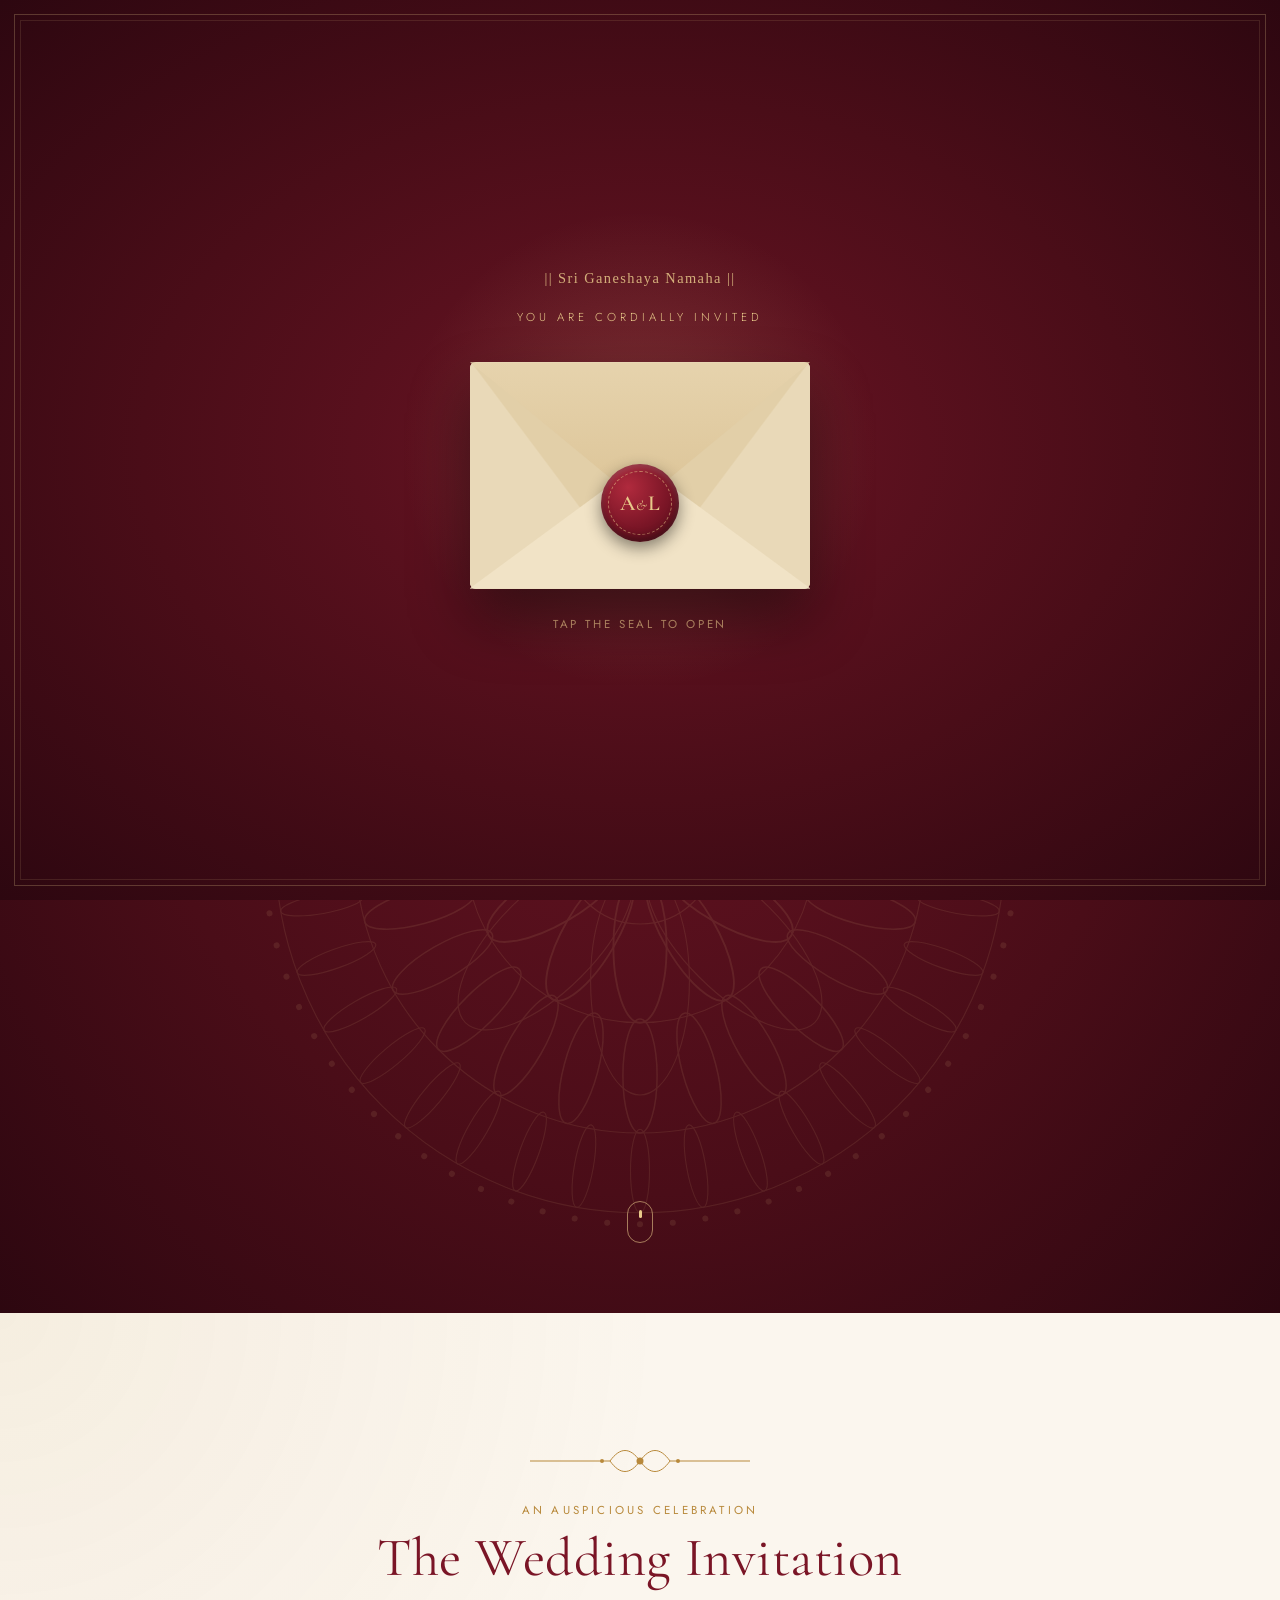
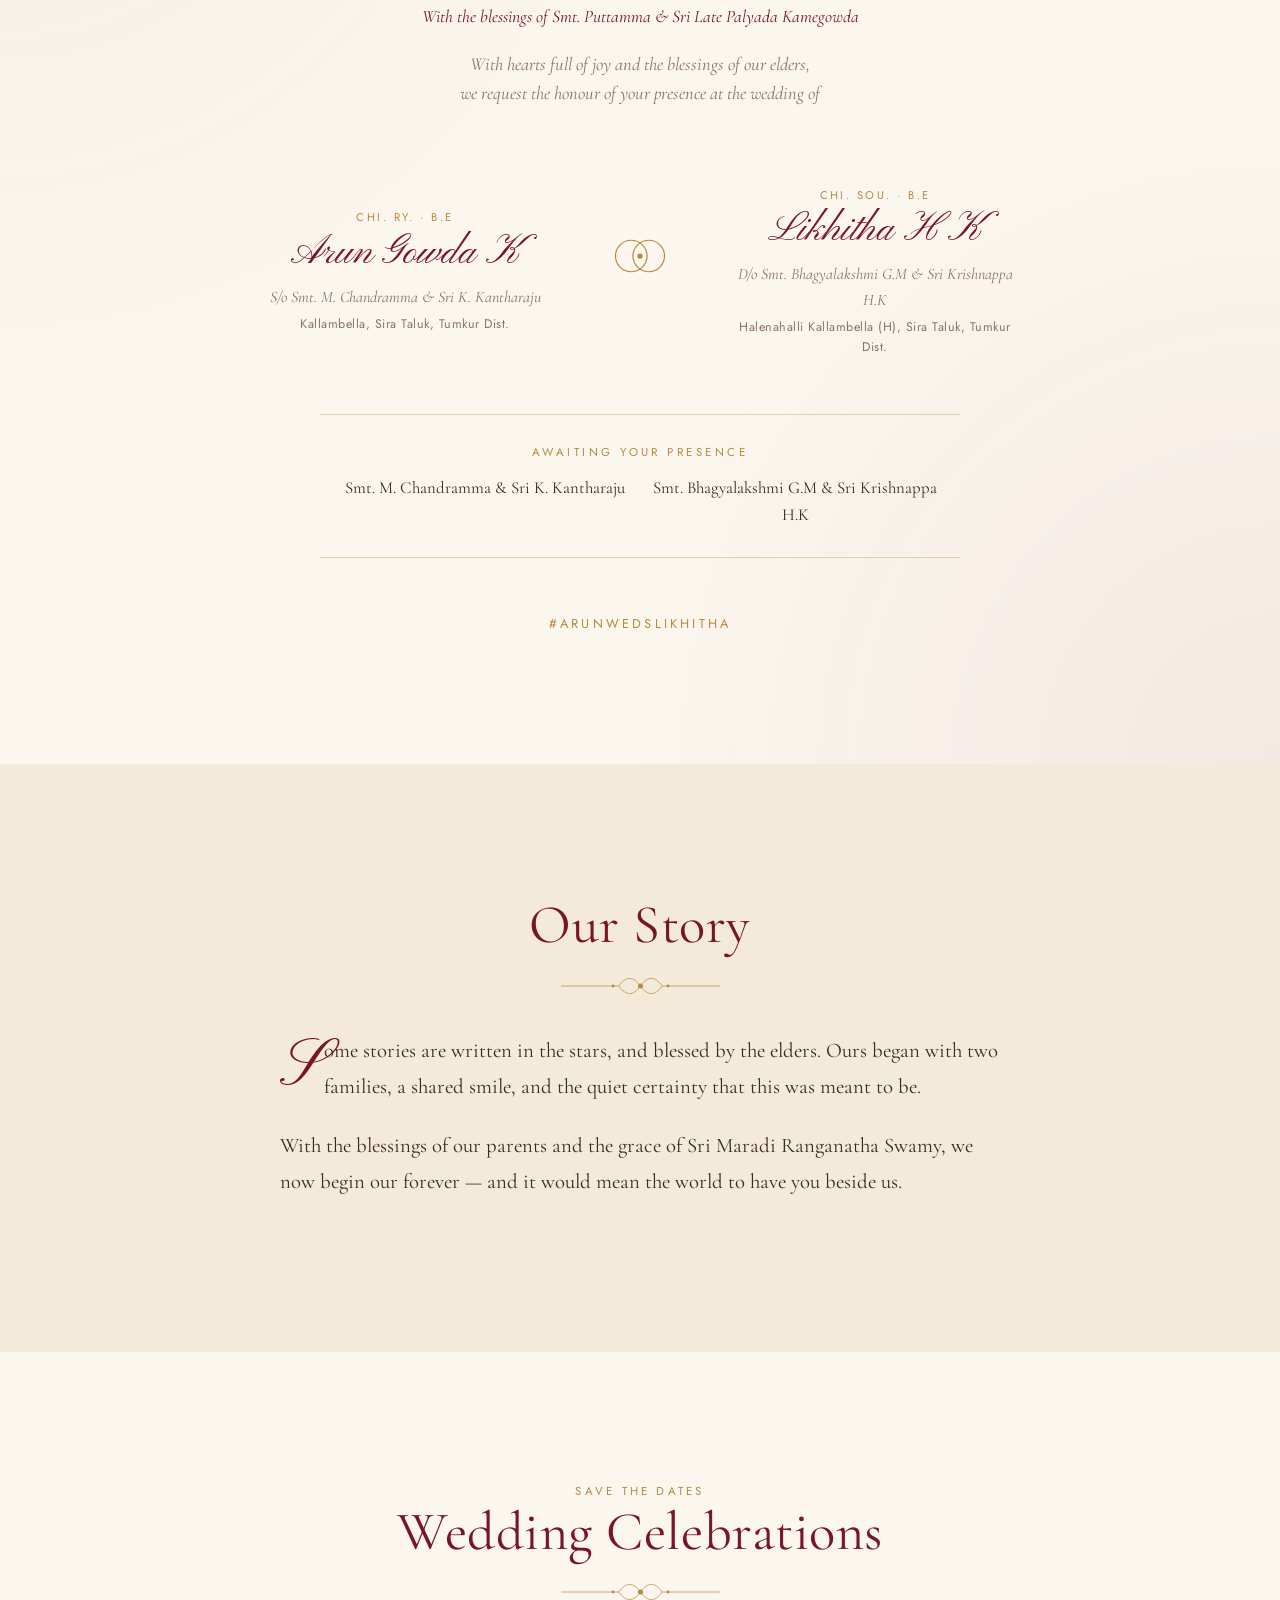
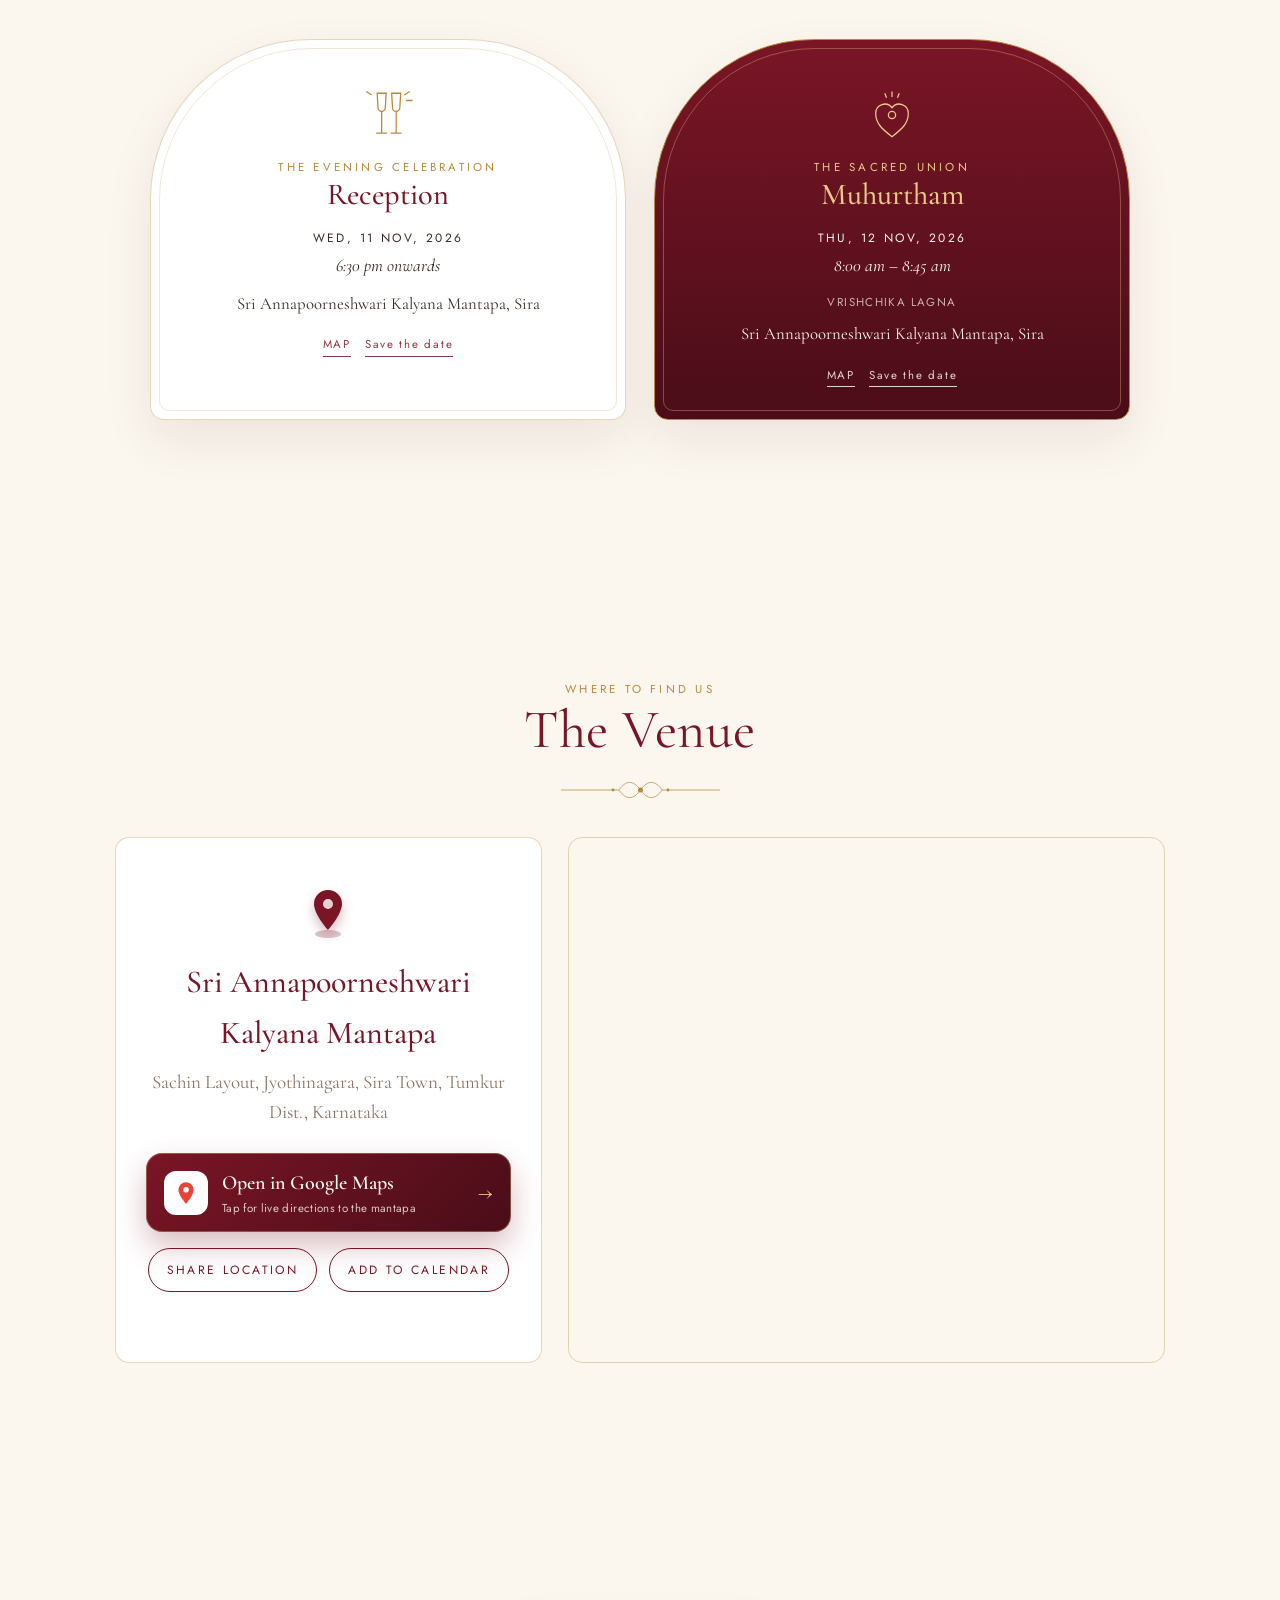
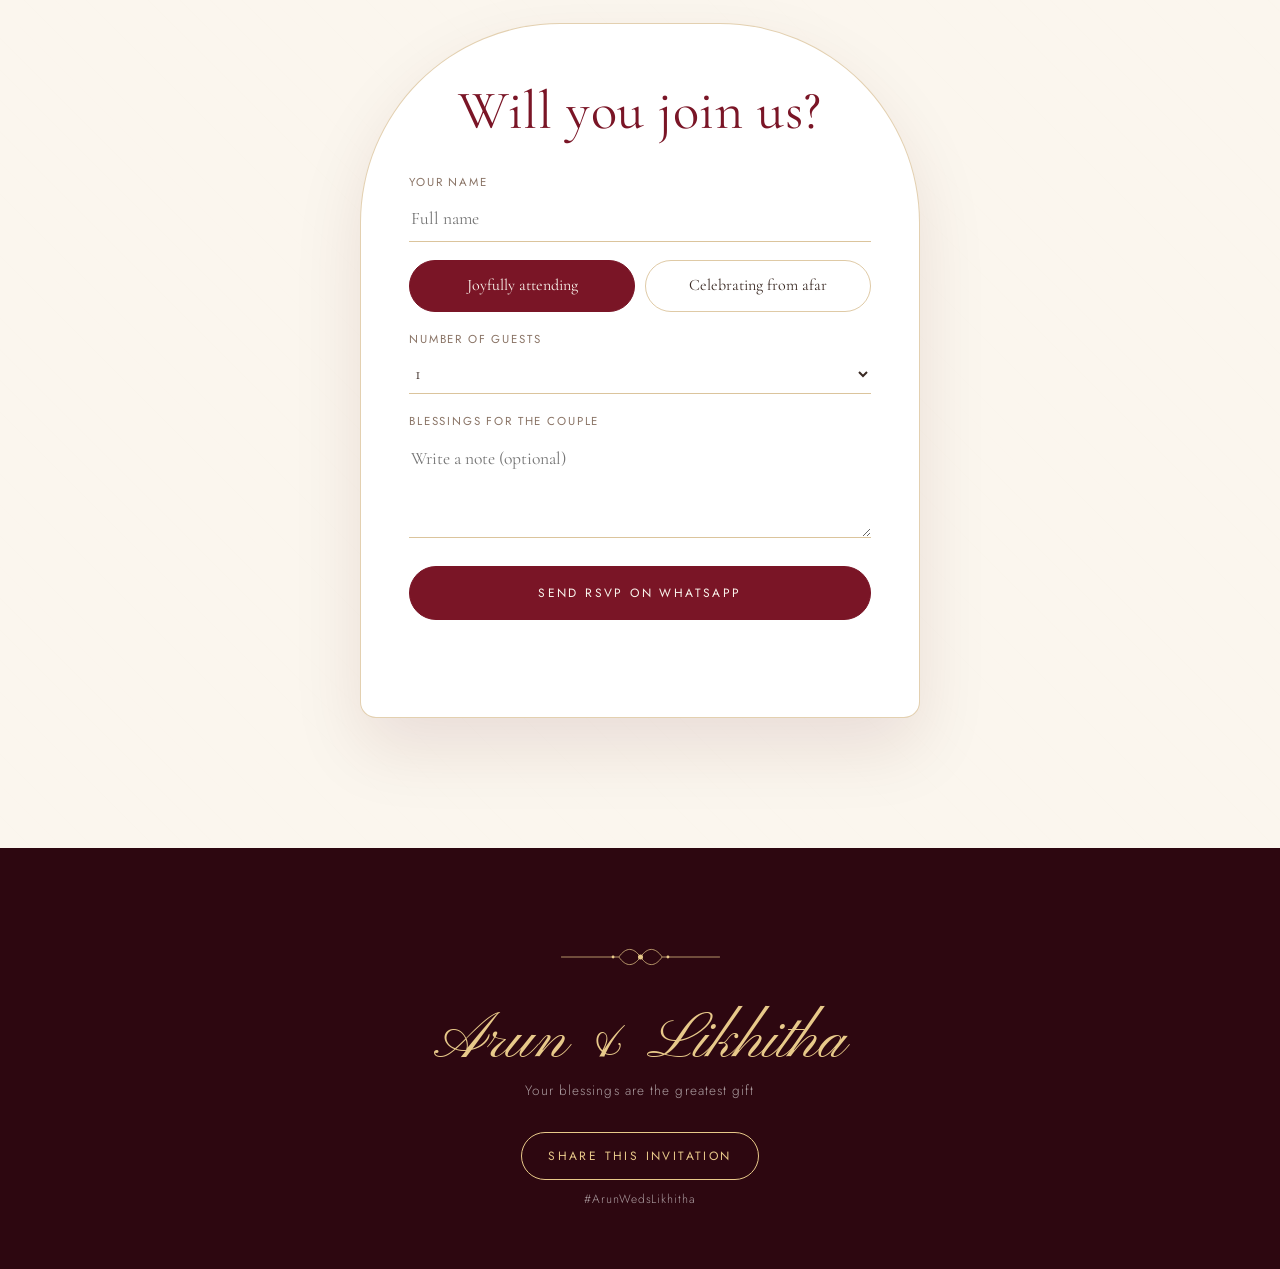
<file: index.html>
<!doctype html>
<html lang="en">
<head>
  <meta charset="utf-8" />
  <meta name="viewport" content="width=device-width, initial-scale=1, viewport-fit=cover" />
  <title>Arun & Likhitha — Wedding Invitation</title>
  <meta name="description" content="With the blessings of our families, Arun Gowda K & Likhitha H K invite you to celebrate their wedding." />
  <meta name="theme-color" content="#4a0d18" />
  <meta http-equiv="Cache-Control" content="no-cache, must-revalidate" />
  <!-- WhatsApp / social preview. Set og:image to an absolute URL once hosted. -->
  <meta property="og:title" content="Arun ❤ Likhitha — 12 November 2026, Sira" />
  <meta property="og:description" content="Join us as we begin our forever. Tap to open the invitation." />
  <meta property="og:type" content="website" />
  <meta property="og:image" content="https://vincentthrives.github.io/arun-weds-likhitha/share/og-cover.jpg" />
  <meta property="og:image:width" content="1200" />
  <meta property="og:image:height" content="630" />
  <meta name="twitter:card" content="summary_large_image" />
  <meta property="og:url" content="https://vincentthrives.github.io/arun-weds-likhitha/" />
  <link rel="icon" href="data:image/svg+xml,%3Csvg xmlns='http://www.w3.org/2000/svg' viewBox='0 0 64 64'%3E%3Ccircle cx='32' cy='32' r='30' fill='%237a1526'/%3E%3Ctext x='32' y='42' font-size='26' text-anchor='middle' fill='%23e8c98a' font-family='serif'%3EA%26L%3C/text%3E%3C/svg%3E" />
  <link rel="preconnect" href="https://fonts.googleapis.com" />
  <link rel="preconnect" href="https://fonts.gstatic.com" crossorigin />
  <link href="https://fonts.googleapis.com/css2?family=Cormorant+Garamond:ital,wght@0,400;0,500;0,600;1,400;1,500&family=Pinyon+Script&family=Jost:wght@300;400;500&display=swap" rel="stylesheet" />
  <link rel="stylesheet" href="styles.css?v=202610311201" />
</head>
<body class="locked">

  <!-- ============ ENVELOPE INTRO ============ -->
  <div id="intro" class="intro" aria-label="Open the invitation">
    <div class="intro-glow"></div>
    <p class="intro-kicker">|| Sri Ganeshaya Namaha ||</p>
    <p class="intro-to">You are cordially invited</p>
    <div class="envelope" id="envelope">
      <div class="env-back"></div>
      <div class="env-letter">
        <span class="script">Arun</span>
        <span class="amp">&amp;</span>
        <span class="script">Likhitha</span>
      </div>
      <div class="env-front"></div>
      <div class="env-flap"></div>
      <button class="seal" id="openBtn" aria-label="Open invitation">
        <span>A<i>&amp;</i>L</span>
      </button>
    </div>
    <p class="intro-hint">Tap the seal to open</p>
  </div>

  <canvas id="petals" aria-hidden="true"></canvas>

  <nav class="social" aria-label="Connect with us">
    <a id="waLink" class="soc wa" target="_blank" rel="noopener" aria-label="WhatsApp">
      <svg viewBox="0 0 24 24"><path fill="currentColor" d="M17.47 14.38c-.3-.15-1.75-.86-2.02-.96-.27-.1-.47-.15-.67.15-.2.3-.77.96-.94 1.16-.17.2-.35.22-.64.07-.3-.15-1.25-.46-2.38-1.47-.88-.79-1.47-1.76-1.65-2.06-.17-.3-.02-.46.13-.6.13-.14.3-.35.45-.52.15-.17.2-.3.3-.5.1-.2.05-.37-.03-.52-.07-.15-.67-1.6-.92-2.2-.24-.58-.49-.5-.67-.5h-.57c-.2 0-.52.07-.8.37-.27.3-1.04 1.02-1.04 2.48s1.07 2.88 1.21 3.08c.15.2 2.1 3.2 5.08 4.49.71.31 1.27.49 1.7.63.71.23 1.36.2 1.88.12.57-.09 1.75-.72 2-1.41.25-.7.25-1.29.17-1.41-.07-.13-.27-.2-.57-.35zM12.04 21.5h-.01a9.5 9.5 0 0 1-4.84-1.33l-.35-.2-3.6.94.96-3.5-.23-.36a9.46 9.46 0 0 1-1.45-5.04c0-5.24 4.27-9.5 9.52-9.5 2.54 0 4.93.99 6.72 2.79a9.43 9.43 0 0 1 2.78 6.72c0 5.24-4.27 9.5-9.5 9.5zm8.08-17.58A11.35 11.35 0 0 0 12.04.58C5.74.58.62 5.7.62 12c0 2.01.52 3.98 1.52 5.71L.53 23.42l5.85-1.53a11.4 11.4 0 0 0 5.46 1.39h.01c6.3 0 11.42-5.12 11.42-11.42 0-3.05-1.19-5.92-3.35-8.08z"/></svg>
    </a>
    <a id="igLink" class="soc ig" target="_blank" rel="noopener" aria-label="Instagram">
      <svg viewBox="0 0 24 24" fill="none" stroke="currentColor" stroke-width="1.9"><rect x="3" y="3" width="18" height="18" rx="5"/><circle cx="12" cy="12" r="4.2"/><circle cx="17.4" cy="6.6" r="1.1" fill="currentColor" stroke="none"/></svg>
    </a>
  </nav>

  <button id="musicBtn" class="music-btn" aria-label="Play or pause music" hidden>
    <span class="bars"><i></i><i></i><i></i><i></i></span>
  </button>

  <!-- ============ HERO ============ -->
  <header class="hero" id="top">
    <div class="hero-bg" id="heroBg"></div>
    <svg class="mandala" id="mandala" viewBox="-200 -200 400 400" aria-hidden="true"></svg>
    <div class="hero-inner">
      <p class="invocation kn">|| Sri Ganeshaya Namaha ||</p>
      <p class="blessing reveal" data-bind="blessing"></p>
      <p class="eyebrow reveal">Together with their families</p>
      <h1 class="names">
        <span class="name reveal" data-bind="groom.name"></span>
        <span class="weds reveal">weds</span>
        <span class="name reveal" data-bind="bride.name"></span>
      </h1>
      <div class="hero-date reveal">
        <span id="heroDay"></span>
        <span class="dot"></span>
        <span id="heroDate"></span>
        <span class="dot"></span>
        <span data-bind="city"></span>
      </div>
      <p class="hero-lagna reveal">Muhurtham · 8:00 – 8:45 am · <span data-bind="lagna"></span></p>
      <div class="countdown reveal" id="countdown">
        <div><b id="cdD">0</b><small>Days</small></div>
        <div><b id="cdH">0</b><small>Hours</small></div>
        <div><b id="cdM">0</b><small>Minutes</small></div>
        <div><b id="cdS">0</b><small>Seconds</small></div>
      </div>
      <a class="hero-loc reveal" id="heroLoc" target="_blank" rel="noopener">
        <svg viewBox="0 0 24 24" aria-hidden="true"><path d="M12 2a7 7 0 0 0-7 7c0 5.2 7 13 7 13s7-7.8 7-13a7 7 0 0 0-7-7zm0 9.5A2.5 2.5 0 1 1 12 6.5a2.5 2.5 0 0 1 0 5z" fill="currentColor"/></svg>
        <span data-bind="venue.name"></span>
      </a>
      <br />
      <a href="#invite" class="scroll-cue" aria-label="Scroll down"><span></span></a>
    </div>
  </header>

  <main>
    <!-- ============ INVITATION ============ -->
    <section id="invite" class="section invite">
      <div class="ornament reveal"></div>
      <p class="kn reveal invite-kn">An Auspicious Celebration</p>
      <h2 class="title reveal">The Wedding Invitation</h2>
      <p class="elders reveal" data-bind="elders"></p>
      <p class="lead reveal">
        With hearts full of joy and the blessings of our elders,<br />
        we request the honour of your presence at the wedding of
      </p>
      <div class="couple-cards">
        <article class="person reveal">
          <div class="portrait" id="groomPhoto"><span class="mono">A</span></div>
          <p class="ptitle" data-bind="groom.title"></p>
          <h3 data-bind="groom.name"></h3>
          <p class="parents" data-bind="groom.parents"></p>
          <p class="place" data-bind="groom.place"></p>
        </article>
        <div class="knot reveal" aria-hidden="true">
          <svg viewBox="0 0 80 80"><g fill="none" stroke="currentColor" stroke-width="1.4"><circle cx="30" cy="40" r="18"/><circle cx="50" cy="40" r="18"/></g><circle cx="40" cy="40" r="3" fill="currentColor"/></svg>
        </div>
        <article class="person reveal">
          <div class="portrait" id="bridePhoto"><span class="mono">L</span></div>
          <p class="ptitle" data-bind="bride.title"></p>
          <h3 data-bind="bride.name"></h3>
          <p class="parents" data-bind="bride.parents"></p>
          <p class="place" data-bind="bride.place"></p>
        </article>
      </div>
      <div class="hosts reveal">
        <p class="hosts-title">Awaiting your presence</p>
        <ul id="hosts"></ul>
      </div>
      <p class="hashtag reveal" data-bind="hashtag"></p>
    </section>

    <!-- ============ STORY ============ -->
    <section id="story" class="section story">
      <div class="story-wrap">
        <h2 class="title reveal">Our Story</h2>
        <div class="ornament small reveal"></div>
        <div id="storyText" class="story-text"></div>
      </div>
    </section>

    <!-- ============ EVENTS ============ -->
    <section id="events" class="section events">
      <p class="kn reveal">Save the Dates</p>
      <h2 class="title reveal">Wedding Celebrations</h2>
      <div class="ornament small reveal"></div>
      <div class="timeline" id="timeline"></div>
    </section>

    <!-- ============ GALLERY ============ -->
    <section id="gallery" class="section gallery">
      <h2 class="title reveal">Moments</h2>
      <p class="lead reveal" id="galleryNote">A few frames from our journey</p>
      <div class="masonry" id="masonry"></div>
    </section>

    <!-- ============ VIDEO ============ -->
    <section id="film" class="section film">
      <h2 class="title reveal light">Our Film</h2>
      <div class="ornament small light reveal"></div>
      <div class="film-frame reveal" id="filmFrame">
        <div class="film-placeholder">
          <div class="play"><svg viewBox="0 0 24 24"><path d="M8 5v14l11-7z" fill="currentColor"/></svg></div>
          <p>Pre-wedding film — coming soon</p>
        </div>
      </div>
    </section>

    <!-- ============ VENUE ============ -->
    <section id="venue" class="section venue">
      <p class="kn reveal">Where to Find Us</p>
      <h2 class="title reveal">The Venue</h2>
      <div class="ornament small reveal"></div>
      <div class="venue-grid">
        <div class="venue-card reveal">
          <div class="pin" aria-hidden="true">
            <svg viewBox="0 0 24 24"><path d="M12 2a7 7 0 0 0-7 7c0 5.2 7 13 7 13s7-7.8 7-13a7 7 0 0 0-7-7zm0 9.5A2.5 2.5 0 1 1 12 6.5a2.5 2.5 0 0 1 0 5z" fill="currentColor"/></svg>
            <span class="pin-pulse"></span>
          </div>
          <h3 data-bind="venue.name"></h3>
          <p data-bind="venue.address"></p>
          <a class="maps-cta" id="dirBtn" target="_blank" rel="noopener">
            <span class="g-icon" aria-hidden="true">
              <svg viewBox="0 0 24 24"><path d="M12 2a7 7 0 0 0-7 7c0 5.2 7 13 7 13s7-7.8 7-13a7 7 0 0 0-7-7z" fill="#ea4335"/><circle cx="12" cy="9" r="2.6" fill="#fff"/></svg>
            </span>
            <span class="cta-text"><b>Open in Google Maps</b><small>Tap for live directions to the mantapa</small></span>
            <span class="cta-arrow" aria-hidden="true">&rarr;</span>
          </a>
          <div class="btn-row">
            <button class="btn ghost" id="shareLocBtn" type="button">Share Location</button>
            <button class="btn ghost" id="calBtn" type="button">Add to Calendar</button>
          </div>
          <p class="form-note" id="locNote"></p>
        </div>
        <div class="map reveal"><iframe id="mapFrame" title="Venue map" loading="lazy" referrerpolicy="no-referrer-when-downgrade"></iframe></div>
      </div>
    </section>

    <!-- ============ RSVP ============ -->
    <section id="rsvp" class="section rsvp">
      <div class="rsvp-card reveal">
        <h2 class="title">Will you join us?</h2>
        <p class="lead" id="rsvpBy"></p>
        <form id="rsvpForm" novalidate>
          <label>Your name<input name="name" required autocomplete="name" placeholder="Full name" /></label>
          <div class="choice">
            <label><input type="radio" name="attend" value="Joyfully attending" checked /><span>Joyfully attending</span></label>
            <label><input type="radio" name="attend" value="Will celebrate from afar" /><span>Celebrating from afar</span></label>
          </div>
          <label>Number of guests
            <select name="guests"><option>1</option><option>2</option><option>3</option><option>4</option><option>5+</option></select>
          </label>
          <label>Blessings for the couple<textarea name="msg" rows="3" placeholder="Write a note (optional)"></textarea></label>
          <button class="btn wide" type="submit">Send RSVP on WhatsApp</button>
          <p class="form-note" id="formNote"></p>
        </form>
      </div>
    </section>
  </main>

  <footer class="footer">
    <div class="ornament small light"></div>
    <p class="script big">Arun &amp; Likhitha</p>
        <p class="muted">Your blessings are the greatest gift</p>
    <button class="btn ghost light" id="shareBtn" type="button">Share this invitation</button>
    <p class="muted tiny" data-bind="hashtag"></p>
  </footer>

  <!-- Lightbox -->
  <div class="lightbox" id="lightbox" hidden>
    <button class="lb-close" aria-label="Close">&times;</button>
    <button class="lb-prev" aria-label="Previous">&#8249;</button>
    <img alt="" id="lbImg" />
    <button class="lb-next" aria-label="Next">&#8250;</button>
  </div>

  <script src="config.js?v=202610311201"></script>
  <script src="app.js?v=202610311201"></script>
</body>
</html>
</file>
<file: styles.css>
:root {
  --ivory: #fbf6ee;
  --cream: #f4ead9;
  --maroon: #7a1526;
  --maroon-deep: #4a0d18;
  --wine: #2d0710;
  --gold: #b8893b;
  --gold-soft: #e8c98a;
  --ink: #3a2a24;
  --muted: #8a7466;
  --serif: "Cormorant Garamond", Georgia, serif;
  --script: "Pinyon Script", cursive;
  --sans: "Jost", system-ui, sans-serif;
  --kn: "Noto Serif Kannada", serif;
  --gold-grad: linear-gradient(120deg, #9c6f2a 0%, #e8c98a 30%, #b8893b 50%, #f3dca6 70%, #9c6f2a 100%);
}
* { box-sizing: border-box; margin: 0; padding: 0; }
html { scroll-behavior: smooth; }
body {
  background: var(--ivory);
  color: var(--ink);
  font-family: var(--serif);
  font-size: 19px;
  line-height: 1.6;
  overflow-x: hidden;
  -webkit-font-smoothing: antialiased;
}
body.locked { overflow: hidden; height: 100vh; }
img { max-width: 100%; display: block; }
.kn { font-family: var(--sans); font-weight: 400; color: var(--gold); text-transform: uppercase; letter-spacing: .28em; font-size: .72rem; }
.script { font-family: var(--script); font-weight: 400; }
.muted { color: rgba(255,255,255,.6); font-family: var(--sans); font-weight: 300; font-size: .85rem; letter-spacing: .08em; }
.tiny { font-size: .75rem; margin-top: 10px; }

/* gold foil text */
.foil {
  background: var(--gold-grad); background-size: 200% auto;
  -webkit-background-clip: text; background-clip: text; color: transparent;
  animation: shimmer 6s linear infinite;
}
@keyframes shimmer { to { background-position: 200% center; } }

/* ================= INTRO / ENVELOPE ================= */
.intro {
  position: fixed; inset: 0; z-index: 100;
  display: flex; flex-direction: column; align-items: center; justify-content: center; gap: 18px;
  background: radial-gradient(ellipse at center, #6b1424 0%, var(--maroon-deep) 55%, var(--wine) 100%);
  color: var(--gold-soft); text-align: center; padding: 24px;
  transition: opacity 1.1s ease, visibility 1.1s;
}
.intro::before {
  content: ""; position: absolute; inset: 14px; border: 1px solid rgba(232,201,138,.25); pointer-events: none;
}
.intro::after {
  content: ""; position: absolute; inset: 20px; border: 1px solid rgba(232,201,138,.12); pointer-events: none;
}
.intro-glow { position: absolute; width: 520px; height: 520px; border-radius: 50%;
  background: radial-gradient(circle, rgba(232,201,138,.18), transparent 65%); animation: breathe 5s ease-in-out infinite; }
@keyframes breathe { 50% { transform: scale(1.12); opacity: .7; } }
.intro-kicker { font-family: var(--kn); font-size: .9rem; letter-spacing: .1em; opacity: .85; position: relative; }
.intro-to { font-family: var(--sans); text-transform: uppercase; letter-spacing: .35em; font-size: .72rem; font-weight: 300; position: relative; }
.intro-hint { font-family: var(--sans); font-size: .72rem; letter-spacing: .25em; text-transform: uppercase; opacity: .6; animation: pulse 2.4s ease-in-out infinite; position: relative; }
@keyframes pulse { 50% { opacity: .25; } }
.intro.gone { opacity: 0; visibility: hidden; }

.envelope { position: relative; width: min(340px, 82vw); aspect-ratio: 1.5; perspective: 1200px; margin: 18px 0 8px; }
.env-back, .env-front, .env-flap, .env-letter { position: absolute; inset: 0; }
.env-back { background: #efe2c8; border-radius: 6px; box-shadow: 0 30px 60px rgba(0,0,0,.45); }
.env-letter {
  inset: 8px 14px; background: var(--ivory); border-radius: 4px;
  display: flex; align-items: center; justify-content: center; gap: 8px;
  color: var(--maroon); font-size: 2rem; z-index: 1;
  transition: transform 1.2s cubic-bezier(.6,.05,.3,1) .6s;
  box-shadow: inset 0 0 0 1px rgba(184,137,59,.4), inset 0 0 0 6px var(--ivory), inset 0 0 0 7px rgba(184,137,59,.3);
}
.env-letter > * { opacity: 0; transition: opacity .6s ease .9s; }
.envelope.open .env-letter > * { opacity: 1; }
.env-letter .amp { font-family: var(--serif); font-style: italic; color: var(--gold); font-size: 1.2rem; }
.env-front {
  z-index: 2; border-radius: 6px;
  background:
    linear-gradient(to top right, #e9d9b8 50%, transparent 50.5%) left / 50% 100% no-repeat,
    linear-gradient(to top left,  #e9d9b8 50%, transparent 50.5%) right / 50% 100% no-repeat,
    #e2cfa8;
  clip-path: polygon(0 0, 50% 58%, 100% 0, 100% 100%, 0 100%);
}
.env-front::after { content:""; position:absolute; left:0; right:0; bottom:0; height:55%;
  background: linear-gradient(to bottom right, transparent 49.5%, #f1e3c6 50%) left / 50% 100% no-repeat,
              linear-gradient(to bottom left, transparent 49.5%, #f1e3c6 50%) right / 50% 100% no-repeat; }
.env-flap {
  z-index: 3; height: 62%; transform-origin: top center;
  background: linear-gradient(to bottom, #e6d3ad, #dcc497);
  clip-path: polygon(0 0, 100% 0, 50% 100%);
  transition: transform 1s cubic-bezier(.6,.05,.3,1), z-index 0s .5s;
  filter: drop-shadow(0 4px 4px rgba(0,0,0,.15));
}
.seal {
  position: absolute; z-index: 4; left: 50%; top: 62%; transform: translate(-50%, -50%);
  width: 78px; height: 78px; border: 0; cursor: pointer; border-radius: 50%;
  background: radial-gradient(circle at 35% 30%, #b02a3d, #7a1526 55%, #4a0d18);
  box-shadow: 0 6px 16px rgba(0,0,0,.45), inset 0 -4px 8px rgba(0,0,0,.35), inset 0 3px 6px rgba(255,255,255,.18);
  color: var(--gold-soft); font-family: var(--serif); font-size: 1.35rem; font-weight: 600;
  transition: transform .5s ease, opacity .5s ease;
  animation: sealBeat 2.4s ease-in-out infinite;
}
.seal::before { content:""; position:absolute; inset:7px; border-radius:50%; border:1px dashed rgba(232,201,138,.55); }
.seal i { font-style: italic; font-weight: 400; font-size: .9rem; margin: 0 1px; }
@keyframes sealBeat { 0%,100% { transform: translate(-50%,-50%) scale(1);} 50% { transform: translate(-50%,-50%) scale(1.07);} }
.envelope.open .seal { animation: none; transform: translate(-50%,-50%) scale(1.6); opacity: 0; }
.envelope.open .env-flap { transform: rotateX(180deg); z-index: 0; }
.envelope.open .env-letter { transform: translateY(-62%); }

/* ================= PETALS + MUSIC ================= */
#petals { position: fixed; inset: 0; pointer-events: none; z-index: 50; }
.music-btn[hidden] { display: none; }
.music-btn {
  position: fixed; right: 18px; bottom: 18px; z-index: 60; width: 50px; height: 50px; border-radius: 50%;
  border: 1px solid rgba(184,137,59,.6); background: rgba(74,13,24,.9); cursor: pointer;
  display: grid; place-items: center; box-shadow: 0 8px 20px rgba(0,0,0,.25); backdrop-filter: blur(6px);
}
.bars { display: flex; gap: 3px; align-items: flex-end; height: 18px; }
.bars i { width: 3px; background: var(--gold-soft); height: 30%; border-radius: 2px; }
.music-btn.playing .bars i { animation: eq 1s ease-in-out infinite; }
.music-btn.playing .bars i:nth-child(2) { animation-delay: .2s; }
.music-btn.playing .bars i:nth-child(3) { animation-delay: .4s; }
.music-btn.playing .bars i:nth-child(4) { animation-delay: .1s; }
@keyframes eq { 50% { height: 100%; } }

/* ================= HERO ================= */
.hero {
  position: relative; min-height: 100svh; display: grid; place-items: center; text-align: center;
  overflow: hidden; color: var(--ivory); padding: 80px 20px 60px;
  background: radial-gradient(ellipse at 50% 40%, #6b1424 0%, var(--maroon-deep) 60%, var(--wine) 100%);
}
.hero-bg { position: absolute; inset: -40px; background-size: cover; background-position: center; opacity: 0; transition: opacity 1.5s; will-change: transform; }
.hero-bg.has-img { opacity: 1; }
.hero-bg.has-img::after { content:""; position:absolute; inset:0; background: linear-gradient(180deg, rgba(45,7,16,.55), rgba(45,7,16,.75) 60%, rgba(45,7,16,.95)); }
.mandala { position: absolute; width: min(760px, 140vw); color: var(--gold-soft); opacity: .16; animation: spin 140s linear infinite; }
@keyframes spin { to { transform: rotate(360deg); } }
.hero-inner { position: relative; max-width: 900px; }
.invocation { color: var(--gold-soft); opacity: .9; margin-bottom: 22px; font-size: .95rem; }
.eyebrow { font-family: var(--sans); text-transform: uppercase; letter-spacing: .4em; font-size: .72rem; font-weight: 300; color: var(--gold-soft); margin-bottom: 14px; }
.names { display: flex; flex-direction: column; align-items: center; line-height: 1.05; font-weight: 400; }
.name { font-family: var(--script); font-size: clamp(3.4rem, 11vw, 7rem); padding: 0 .2em;
  background: var(--gold-grad); background-size: 200% auto; -webkit-background-clip: text; background-clip: text; color: transparent;
  animation: shimmer 7s linear infinite; }
.weds { font-family: var(--serif); font-style: italic; font-size: clamp(1.1rem, 3vw, 1.5rem); color: var(--ivory); opacity: .85; margin: 4px 0; letter-spacing: .1em; }
.weds::before, .weds::after { content: ""; display: inline-block; width: 46px; height: 1px; background: var(--gold-soft); vertical-align: middle; margin: 0 14px; opacity: .6; }
.names-kn { color: var(--gold-soft); margin-top: 14px; opacity: .85; font-size: .9rem; }
.hero-date { margin-top: 26px; display: flex; flex-wrap: wrap; justify-content: center; align-items: center; gap: 12px;
  font-family: var(--sans); font-weight: 300; text-transform: uppercase; letter-spacing: .25em; font-size: .78rem; color: var(--ivory); }
.hero-date .dot { width: 4px; height: 4px; border-radius: 50%; background: var(--gold-soft); }
.countdown { display: flex; justify-content: center; gap: clamp(10px, 3vw, 22px); margin-top: 36px; }
.countdown div { width: clamp(66px, 18vw, 92px); padding: 14px 0 10px; border: 1px solid rgba(232,201,138,.35);
  background: rgba(255,255,255,.04); backdrop-filter: blur(4px); border-radius: 999px 999px 10px 10px; }
.countdown b { display: block; font-family: var(--serif); font-weight: 500; font-size: clamp(1.7rem, 5vw, 2.3rem); line-height: 1; color: var(--gold-soft); font-variant-numeric: tabular-nums; }
.countdown small { font-family: var(--sans); text-transform: uppercase; letter-spacing: .18em; font-size: .6rem; opacity: .75; }
.scroll-cue { display: inline-block; margin-top: 46px; width: 26px; height: 42px; border: 1px solid rgba(232,201,138,.6); border-radius: 14px; position: relative; }
.scroll-cue span { position: absolute; left: 50%; top: 8px; width: 3px; height: 8px; margin-left: -1.5px; background: var(--gold-soft); border-radius: 2px; animation: cue 1.8s ease-in-out infinite; }
@keyframes cue { 70% { transform: translateY(14px); opacity: 0; } 100% { opacity: 0; } }

/* ================= SECTIONS ================= */
.section { padding: clamp(80px, 12vw, 130px) 20px; text-align: center; position: relative; }
.title { font-family: var(--serif); font-weight: 400; font-size: clamp(2.2rem, 6vw, 3.4rem); color: var(--maroon); line-height: 1.15; letter-spacing: .01em; }
.title.light { color: var(--gold-soft); }
.lead { max-width: 620px; margin: 18px auto 0; font-style: italic; color: var(--muted); font-size: 1.15rem; }
.ornament { width: 220px; height: 36px; margin: 0 auto 22px; color: var(--gold);
  background: currentColor;
  -webkit-mask: url("data:image/svg+xml,%3Csvg xmlns='http://www.w3.org/2000/svg' viewBox='0 0 220 36'%3E%3Cg fill='none' stroke='black' stroke-width='1'%3E%3Cpath d='M0 18h80M140 18h80'/%3E%3Cpath d='M80 18c10-14 20-14 30 0c10 14 20 14 30 0'/%3E%3Cpath d='M80 18c10 14 20 14 30 0c10-14 20-14 30 0'/%3E%3C/g%3E%3Ccircle cx='110' cy='18' r='3.5' fill='black'/%3E%3Ccircle cx='72' cy='18' r='2' fill='black'/%3E%3Ccircle cx='148' cy='18' r='2' fill='black'/%3E%3C/svg%3E") center / contain no-repeat;
          mask: url("data:image/svg+xml,%3Csvg xmlns='http://www.w3.org/2000/svg' viewBox='0 0 220 36'%3E%3Cg fill='none' stroke='black' stroke-width='1'%3E%3Cpath d='M0 18h80M140 18h80'/%3E%3Cpath d='M80 18c10-14 20-14 30 0c10 14 20 14 30 0'/%3E%3Cpath d='M80 18c10 14 20 14 30 0c10-14 20-14 30 0'/%3E%3C/g%3E%3Ccircle cx='110' cy='18' r='3.5' fill='black'/%3E%3Ccircle cx='72' cy='18' r='2' fill='black'/%3E%3Ccircle cx='148' cy='18' r='2' fill='black'/%3E%3C/svg%3E") center / contain no-repeat; }
.ornament.small { width: 160px; height: 26px; margin: 16px auto 34px; }
.ornament.light { color: var(--gold-soft); }

/* Invitation */
.invite { background:
  radial-gradient(circle at 0 0, rgba(184,137,59,.08), transparent 40%),
  radial-gradient(circle at 100% 100%, rgba(122,21,38,.06), transparent 40%), var(--ivory); }
.invite-kn { margin-bottom: 8px; }
.couple-cards { display: flex; justify-content: center; align-items: center; gap: clamp(16px, 5vw, 60px); margin-top: 56px; flex-wrap: wrap; }
.person { width: 280px; }
.person h3 { font-family: var(--script); font-weight: 400; font-size: 2.5rem; color: var(--maroon); margin-top: 22px; line-height: 1.2; }
.person .small { font-size: .85rem; }
.parents { font-style: italic; color: var(--muted); margin-top: 8px; font-size: 1rem; }
.parents:empty { display: none; }
.portrait {
  width: 230px; height: 300px; margin: 0 auto; position: relative;
  border-radius: 120px 120px 8px 8px; overflow: hidden;
  background: linear-gradient(160deg, #f1e3c6, #e3cfa6);
  display: grid; place-items: center;
  box-shadow: 0 0 0 6px var(--ivory), 0 0 0 7px var(--gold), 0 24px 50px rgba(74,13,24,.18);
}
.portrait img { width: 100%; height: 100%; object-fit: cover; transition: transform 1.2s ease; }
.portrait:hover img { transform: scale(1.05); }
.portrait .mono { font-family: var(--script); font-size: 6rem; color: var(--gold); opacity: .55; }
.knot { color: var(--gold); width: 70px; }
.hashtag { margin-top: 56px; font-family: var(--sans); letter-spacing: .25em; font-size: .8rem; color: var(--gold); text-transform: uppercase; }

/* Story */
.story { background: var(--cream); }
.story-wrap { max-width: 720px; margin: 0 auto; }
.story-text p { font-size: 1.3rem; line-height: 1.75; color: var(--ink); margin-bottom: 22px; }
.story-text p:first-child::first-letter { font-family: var(--script); font-size: 4.2rem; float: left; line-height: .8; padding: 10px 10px 0 0; color: var(--maroon); }
.story-text { text-align: left; }

/* Events timeline */
.events { background: var(--ivory); }
.timeline { max-width: 980px; margin: 0 auto; display: grid; grid-template-columns: repeat(auto-fit, minmax(270px, 1fr)); gap: 28px; }
.event {
  position: relative; background: #fff; padding: 46px 28px 32px; border-radius: 160px 160px 14px 14px;
  border: 1px solid rgba(184,137,59,.35); box-shadow: 0 20px 50px rgba(74,13,24,.08);
  transition: transform .5s ease, box-shadow .5s ease;
}
.event::before { content:""; position:absolute; inset:8px; border-radius: 152px 152px 10px 10px; border: 1px solid rgba(184,137,59,.2); pointer-events:none; }
.event:hover { transform: translateY(-8px); box-shadow: 0 30px 60px rgba(74,13,24,.14); }
.event.main { background: linear-gradient(180deg, var(--maroon), var(--maroon-deep)); color: var(--ivory); border-color: var(--gold); }
.event.main::before { border-color: rgba(232,201,138,.35); }
.ev-icon { width: 58px; height: 58px; margin: 0 auto 14px; color: var(--gold); }
.event.main .ev-icon, .event.main .kn { color: var(--gold-soft); }
.event h3 { font-family: var(--serif); font-weight: 500; font-size: 1.9rem; color: var(--maroon); line-height: 1.2; }
.event.main h3 { color: var(--gold-soft); }
.ev-date { font-family: var(--sans); text-transform: uppercase; letter-spacing: .2em; font-size: .75rem; margin: 16px 0 4px; }
.ev-time { font-style: italic; font-size: 1.1rem; }
.ev-venue { margin-top: 10px; font-size: 1.05rem; }
.ev-dress { margin-top: 12px; font-family: var(--sans); font-size: .72rem; letter-spacing: .12em; text-transform: uppercase; opacity: .7; }
.ev-links { margin-top: 18px; display: flex; gap: 14px; justify-content: center; font-family: var(--sans); font-size: .72rem; letter-spacing: .15em; text-transform: uppercase; }
.ev-links a, .ev-links button { color: inherit; background: none; border: 0; border-bottom: 1px solid currentColor; padding-bottom: 2px; cursor: pointer; font: inherit; letter-spacing: inherit; text-decoration: none; opacity: .85; }
.event:not(.main) .ev-links { color: var(--maroon); }

/* Gallery */
.gallery { background: var(--cream); }
.masonry { columns: 3 260px; column-gap: 14px; max-width: 1150px; margin: 46px auto 0; }
.masonry figure { break-inside: avoid; margin-bottom: 14px; overflow: hidden; border-radius: 6px; cursor: zoom-in; position: relative; background: #e9dbbf; }
.masonry img { width: 100%; transition: transform 1.4s ease, filter 1s; }
.masonry figure:hover img { transform: scale(1.06); }
.masonry .ph { display: grid; place-items: center; color: var(--gold); cursor: default;
  background: linear-gradient(150deg, #f6ecd9, #e8d6b0); border: 1px dashed rgba(184,137,59,.5); }
.masonry .ph span { font-family: var(--script); font-size: 3rem; opacity: .6; }

/* Film */
.film { background: radial-gradient(ellipse at center, #5a1020, var(--wine)); }
.film-frame { max-width: 960px; margin: 0 auto; aspect-ratio: 16/9; border-radius: 10px; overflow: hidden;
  box-shadow: 0 0 0 1px rgba(232,201,138,.4), 0 0 0 10px rgba(255,255,255,.03), 0 40px 80px rgba(0,0,0,.5); background: #1b0409; }
.film-frame iframe, .film-frame video { width: 100%; height: 100%; border: 0; display: block; }
.film-placeholder { height: 100%; display: grid; place-content: center; justify-items: center; gap: 14px; color: var(--gold-soft); font-style: italic; }
.play { width: 74px; height: 74px; border-radius: 50%; border: 1px solid var(--gold-soft); display: grid; place-items: center; animation: ring 2.4s ease-out infinite; }
.play svg { width: 28px; margin-left: 4px; }
@keyframes ring { 0% { box-shadow: 0 0 0 0 rgba(232,201,138,.4);} 100% { box-shadow: 0 0 0 26px rgba(232,201,138,0);} }

/* Venue */
.venue-grid { max-width: 1050px; margin: 0 auto; display: grid; grid-template-columns: 1fr 1.4fr; gap: 26px; align-items: stretch; }
.venue-card { background: #fff; border: 1px solid rgba(184,137,59,.35); border-radius: 14px; padding: 40px 30px; display: flex; flex-direction: column; justify-content: center; }
.venue-card h3 { font-family: var(--serif); font-weight: 500; font-size: 2rem; color: var(--maroon); }
.venue-card p { color: var(--muted); margin-top: 8px; }
.map { border-radius: 14px; overflow: hidden; min-height: 340px; border: 1px solid rgba(184,137,59,.35); }
.map iframe { width: 100%; height: 100%; min-height: 340px; border: 0; filter: sepia(.25) saturate(.9); }
.btn-row { display: flex; flex-wrap: wrap; gap: 12px; justify-content: center; margin-top: 26px; }
.btn { display: inline-block; font-family: var(--sans); font-size: .75rem; letter-spacing: .2em; text-transform: uppercase;
  padding: 14px 26px; border-radius: 999px; border: 1px solid var(--maroon); background: var(--maroon); color: var(--ivory);
  cursor: pointer; text-decoration: none; transition: all .35s ease; }
.btn:hover { background: var(--maroon-deep); transform: translateY(-2px); box-shadow: 0 10px 24px rgba(122,21,38,.25); }
.btn.ghost { background: transparent; color: var(--maroon); }
.btn.ghost:hover { background: var(--maroon); color: var(--ivory); }
.btn.light { border-color: var(--gold-soft); color: var(--gold-soft); }
.btn.light:hover { background: var(--gold-soft); color: var(--wine); }
.btn.wide { width: 100%; margin-top: 10px; padding: 17px; }

/* RSVP */
.rsvp { background:
  linear-gradient(rgba(251,246,238,.92), rgba(251,246,238,.92)),
  repeating-linear-gradient(45deg, rgba(184,137,59,.08) 0 1px, transparent 1px 22px); }
.rsvp-card { max-width: 560px; margin: 0 auto; background: #fff; padding: clamp(36px, 6vw, 56px) clamp(22px, 5vw, 48px);
  border-radius: 200px 200px 16px 16px; border: 1px solid rgba(184,137,59,.4); box-shadow: 0 30px 70px rgba(74,13,24,.1); }
.rsvp-card .lead:empty { display: none; }
form { margin-top: 30px; text-align: left; display: grid; gap: 18px; }
form label { display: grid; gap: 6px; font-family: var(--sans); font-size: .72rem; letter-spacing: .16em; text-transform: uppercase; color: var(--muted); }
input, select, textarea { font: inherit; font-family: var(--serif); font-size: 1.1rem; text-transform: none; letter-spacing: 0; color: var(--ink);
  border: 0; border-bottom: 1px solid rgba(184,137,59,.5); background: transparent; padding: 8px 2px; outline: none; transition: border-color .3s; }
input:focus, select:focus, textarea:focus { border-color: var(--maroon); }
textarea { resize: vertical; }
.choice { display: grid; grid-template-columns: 1fr 1fr; gap: 10px; }
.choice label { position: relative; cursor: pointer; }
.choice input { position: absolute; opacity: 0; }
.choice span { display: block; text-align: center; padding: 12px 8px; border: 1px solid rgba(184,137,59,.45); border-radius: 999px;
  font-family: var(--serif); font-size: 1rem; letter-spacing: 0; text-transform: none; color: var(--ink); transition: all .3s; }
.choice input:checked + span { background: var(--maroon); color: var(--ivory); border-color: var(--maroon); }
.choice input:focus-visible + span { outline: 2px solid var(--gold); outline-offset: 2px; }
.form-note { text-align: center; font-style: italic; color: var(--maroon); min-height: 1.4em; font-size: 1rem; }

/* Footer */
.footer { background: var(--wine); color: var(--ivory); text-align: center; padding: 80px 20px 60px; }
.footer .big { font-size: clamp(2.6rem, 8vw, 4rem); color: var(--gold-soft); line-height: 1.2; }
.footer .kn { color: var(--gold-soft); margin: 14px 0 4px; }
.footer .btn { margin-top: 30px; }

/* Lightbox */
.lightbox { position: fixed; inset: 0; z-index: 200; background: rgba(20,3,7,.94); display: grid; place-items: center; padding: 40px 60px; }
.lightbox[hidden] { display: none; }
.lightbox img { max-height: 86vh; max-width: 100%; border-radius: 4px; box-shadow: 0 30px 80px rgba(0,0,0,.6); animation: zoomIn .4s ease; }
@keyframes zoomIn { from { transform: scale(.94); opacity: 0; } }
.lightbox button { position: absolute; background: none; border: 0; color: var(--gold-soft); font-size: 3rem; cursor: pointer; line-height: 1; padding: 10px; }
.lb-close { top: 10px; right: 16px; }
.lb-prev { left: 8px; top: 50%; transform: translateY(-50%); }
.lb-next { right: 8px; top: 50%; transform: translateY(-50%); }

/* Reveal on scroll */
.reveal { opacity: 0; transform: translateY(28px); transition: opacity 1.1s ease, transform 1.1s cubic-bezier(.2,.7,.2,1); }
.reveal.in { opacity: 1; transform: none; }

@media (max-width: 760px) {
  body { font-size: 17px; }
  .venue-grid { grid-template-columns: 1fr; }
  .knot { width: 50px; transform: rotate(90deg); }
  .couple-cards { flex-direction: column; gap: 28px; }
  .weds::before, .weds::after { width: 26px; margin: 0 8px; }
  .story-text p { font-size: 1.15rem; }
  .lightbox { padding: 40px 10px; }
  .rsvp-card { border-radius: 150px 150px 16px 16px; padding-top: 70px; }
  .rsvp-card .title { font-size: 2rem; }
}
@media (prefers-reduced-motion: reduce) {
  *, *::before, *::after { animation: none !important; transition-duration: .01ms !important; }
  .reveal { opacity: 1; transform: none; }
}

/* ---- details from the printed card ---- */
.blessing { font-family: var(--sans); font-weight: 300; font-size: .7rem; letter-spacing: .18em; text-transform: uppercase; color: var(--gold-soft); opacity: .8; margin: -10px 0 18px; }
.hero-lagna { margin-top: 14px; font-style: italic; color: var(--gold-soft); font-size: 1.05rem; }
.elders { font-style: italic; color: var(--maroon); margin-top: 14px; font-size: 1.1rem; }
.ptitle { font-family: var(--sans); font-size: .7rem; letter-spacing: .22em; text-transform: uppercase; color: var(--gold); margin-top: 22px; }
.ptitle + h3 { margin-top: 2px; }
.place { font-family: var(--sans); font-size: .78rem; letter-spacing: .04em; color: var(--muted); margin-top: 4px; }
.hosts { max-width: 640px; margin: 56px auto 0; padding: 28px 22px; border-top: 1px solid rgba(184,137,59,.35); border-bottom: 1px solid rgba(184,137,59,.35); }
.hosts-title { font-family: var(--sans); text-transform: uppercase; letter-spacing: .3em; font-size: .72rem; color: var(--gold); margin-bottom: 14px; }
.hosts ul { list-style: none; display: grid; grid-template-columns: 1fr 1fr; gap: 10px 24px; }
.hosts li { font-size: 1.05rem; color: var(--ink); }
@media (max-width: 760px) { .hosts ul { grid-template-columns: 1fr; } }

/* ---- location ---- */
.hero-loc { display: inline-flex; align-items: center; gap: 8px; margin-top: 26px; padding: 10px 20px 10px 14px;
  border: 1px solid rgba(232,201,138,.5); border-radius: 999px; color: var(--gold-soft); text-decoration: none;
  font-family: var(--sans); font-size: .78rem; letter-spacing: .06em; background: rgba(255,255,255,.05); backdrop-filter: blur(4px);
  transition: background .3s, color .3s; }
.hero-loc svg { width: 18px; height: 18px; animation: bob 2s ease-in-out infinite; }
.hero-loc:hover { background: var(--gold-soft); color: var(--wine); }
.hero-loc + br + .scroll-cue { margin-top: 30px; }
@keyframes bob { 50% { transform: translateY(-3px); } }
.pin { position: relative; width: 64px; height: 64px; margin: 0 auto 14px; color: var(--maroon); display: grid; place-items: center; }
.pin svg { width: 48px; height: 48px; position: relative; z-index: 1; animation: drop 2.4s cubic-bezier(.3,1.6,.5,1) infinite; filter: drop-shadow(0 6px 6px rgba(122,21,38,.3)); }
.pin-pulse { position: absolute; bottom: 4px; left: 50%; width: 26px; height: 8px; margin-left: -13px; border-radius: 50%; background: rgba(122,21,38,.25); animation: shadow 2.4s ease-in-out infinite; }
@keyframes drop { 0%, 60%, 100% { transform: translateY(0); } 30% { transform: translateY(-10px); } }
@keyframes shadow { 0%, 60%, 100% { transform: scale(1); opacity: 1; } 30% { transform: scale(.6); opacity: .5; } }
.maps-cta { display: flex; align-items: center; gap: 14px; margin-top: 26px; padding: 14px 18px; text-align: left; text-decoration: none;
  border-radius: 16px; background: linear-gradient(135deg, var(--maroon), var(--maroon-deep)); color: var(--ivory);
  box-shadow: 0 14px 30px rgba(122,21,38,.28), inset 0 0 0 1px rgba(232,201,138,.35); transition: transform .35s, box-shadow .35s;
  position: relative; overflow: hidden; }
.maps-cta::after { content: ""; position: absolute; top: 0; left: -60%; width: 40%; height: 100%;
  background: linear-gradient(100deg, transparent, rgba(255,255,255,.18), transparent); animation: sweep 3.5s ease-in-out infinite; }
@keyframes sweep { 60%, 100% { left: 130%; } }
.maps-cta:hover { transform: translateY(-3px); box-shadow: 0 20px 40px rgba(122,21,38,.35), inset 0 0 0 1px rgba(232,201,138,.5); }
.g-icon { flex: none; width: 44px; height: 44px; border-radius: 12px; background: #fff; display: grid; place-items: center; }
.g-icon svg { width: 26px; height: 26px; }
.cta-text { flex: 1; display: grid; }
.cta-text b { font-family: var(--serif); font-weight: 600; font-size: 1.25rem; }
.cta-text small { font-family: var(--sans); font-size: .72rem; opacity: .8; letter-spacing: .03em; }
.cta-arrow { font-size: 1.4rem; color: var(--gold-soft); transition: transform .3s; }
.maps-cta:hover .cta-arrow { transform: translateX(4px); }
.venue-card .btn-row { margin-top: 16px; }
.venue-card .btn { padding: 12px 18px; }
@media (max-width: 760px) {
  .venue-card { padding: 34px 20px; }
  .venue-card h3 { font-size: 1.6rem; line-height: 1.25; }
  .hero-loc { font-size: .72rem; }
}

/* ---- top-right social ---- */
.social { position: fixed; top: max(14px, env(safe-area-inset-top)); right: 14px; z-index: 60; display: flex; gap: 10px; }
.soc { position: relative; width: 42px; height: 42px; border-radius: 50%; display: grid; place-items: center; color: #fff; text-decoration: none;
  box-shadow: 0 6px 16px rgba(0,0,0,.25), inset 0 0 0 1.5px rgba(232,201,138,.7); transition: transform .3s ease, box-shadow .3s ease; }
.soc svg { width: 21px; height: 21px; }
.soc.wa { background: #25d366; }
.soc.ig { background: radial-gradient(circle at 30% 107%, #fdf497 0%, #fd5949 45%, #d6249f 60%, #285aeb 90%); }
.soc:hover { transform: translateY(-2px) scale(1.06); box-shadow: 0 10px 22px rgba(0,0,0,.3), inset 0 0 0 1.5px var(--gold-soft); }
.soc.wa::after { content: ""; position: absolute; width: 42px; height: 42px; border-radius: 50%; animation: waPing 2.6s ease-out infinite; pointer-events: none; }
@keyframes waPing { 0% { box-shadow: 0 0 0 0 rgba(37,211,102,.5); } 100% { box-shadow: 0 0 0 14px rgba(37,211,102,0); } }
@media (max-width: 760px) { .social { right: 12px; gap: 8px; } .soc { width: 38px; height: 38px; } .soc.wa::after { width: 38px; height: 38px; } .soc svg { width: 19px; height: 19px; } }

/* ---- hero with couple photo: photo on top, details below ---- */
.hero.photo { place-items: end center; padding-top: 52vh; }
.hero.photo .hero-bg { inset: 0 0 auto 0; height: 80vh; background-position: 50% 28%; }
.hero.photo .hero-bg.has-img::after {
  background: linear-gradient(180deg, rgba(45,7,16,.45) 0%, rgba(45,7,16,.08) 16%, rgba(45,7,16,0) 40%, rgba(74,13,24,.55) 62%, rgba(74,13,24,.92) 82%, #4f0e1a 100%); }
.hero.photo .mandala { top: 52vh; opacity: .1; }
@media (min-width: 761px) { .hero.photo { padding-top: 60vh; } .hero.photo .hero-bg { height: 92vh; background-position: 50% 32%; } }

/* ---- hero collage: groom + bride portraits merged ---- */
.hero.collage-mode { padding-top: calc(min(70vh, 112vw) - 90px); }
.hero.collage-mode .hero-bg { height: min(70vh, 112vw); background: none; }
.hero.collage-mode .collage { position: absolute; inset: 0; display: flex; justify-content: center; }
.hero.collage-mode .half { flex: 0 0 min(50%, 400px); background-size: cover; background-repeat: no-repeat; }
.hero.collage-mode .half:first-child { background-size: auto 128%; background-position: 60% 14%;
  -webkit-mask-image: linear-gradient(to right, #000 78%, transparent 100%); mask-image: linear-gradient(to right, #000 78%, transparent 100%); }
.hero.collage-mode .half:last-child { margin-left: -8%; flex-basis: min(58%, 440px); background-position: 30% 30%;
  -webkit-mask-image: linear-gradient(to right, transparent 0%, #000 16%); mask-image: linear-gradient(to right, transparent 0%, #000 16%); }
.hero.collage-mode .hero-bg.has-img::after {
  background: linear-gradient(180deg, rgba(45,7,16,.35) 0%, rgba(45,7,16,0) 18%, rgba(45,7,16,0) 55%, rgba(74,13,24,.75) 82%, #4f0e1a 100%); }
@media (min-width: 761px) {
  .hero.collage-mode { padding-top: calc(78vh - 110px); }
  .hero.collage-mode .hero-bg { height: 78vh; }
  .hero.collage-mode .half:first-child { -webkit-mask-image: linear-gradient(to right, transparent 0%, #000 16%, #000 78%, transparent 100%); mask-image: linear-gradient(to right, transparent 0%, #000 16%, #000 78%, transparent 100%); }
  .hero.collage-mode .half:last-child { margin-left: -90px; flex-basis: 420px; -webkit-mask-image: linear-gradient(to right, transparent 0%, #000 22%, #000 84%, transparent 100%); mask-image: linear-gradient(to right, transparent 0%, #000 22%, #000 84%, transparent 100%); }
}

/* ---- hero: black & white couple photo (portrait) ---- */
.hero.photo:not(.collage-mode) .hero-bg { background-size: 165% auto; background-position: 45% 38%; }
@media (min-width: 761px) { .hero.photo:not(.collage-mode) .hero-bg { background-size: cover; background-position: 50% 37%; } }
</file>
